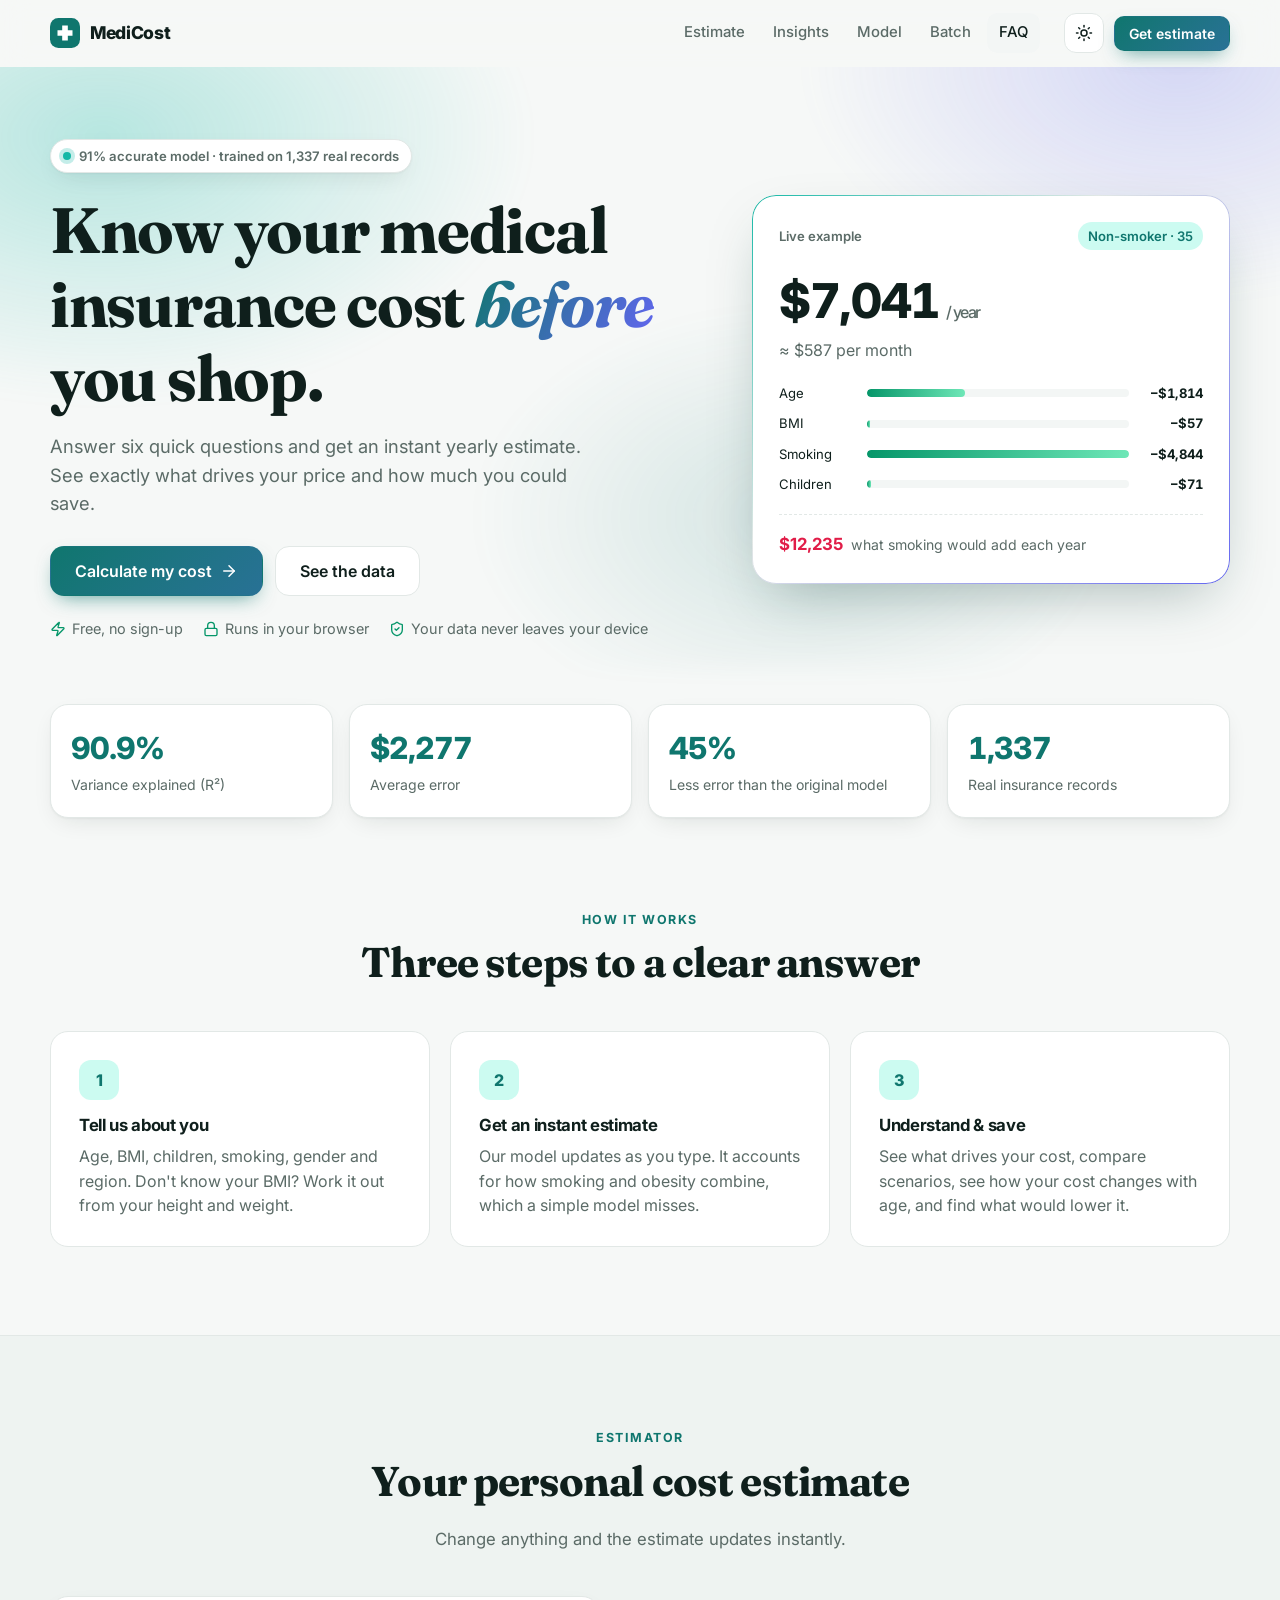
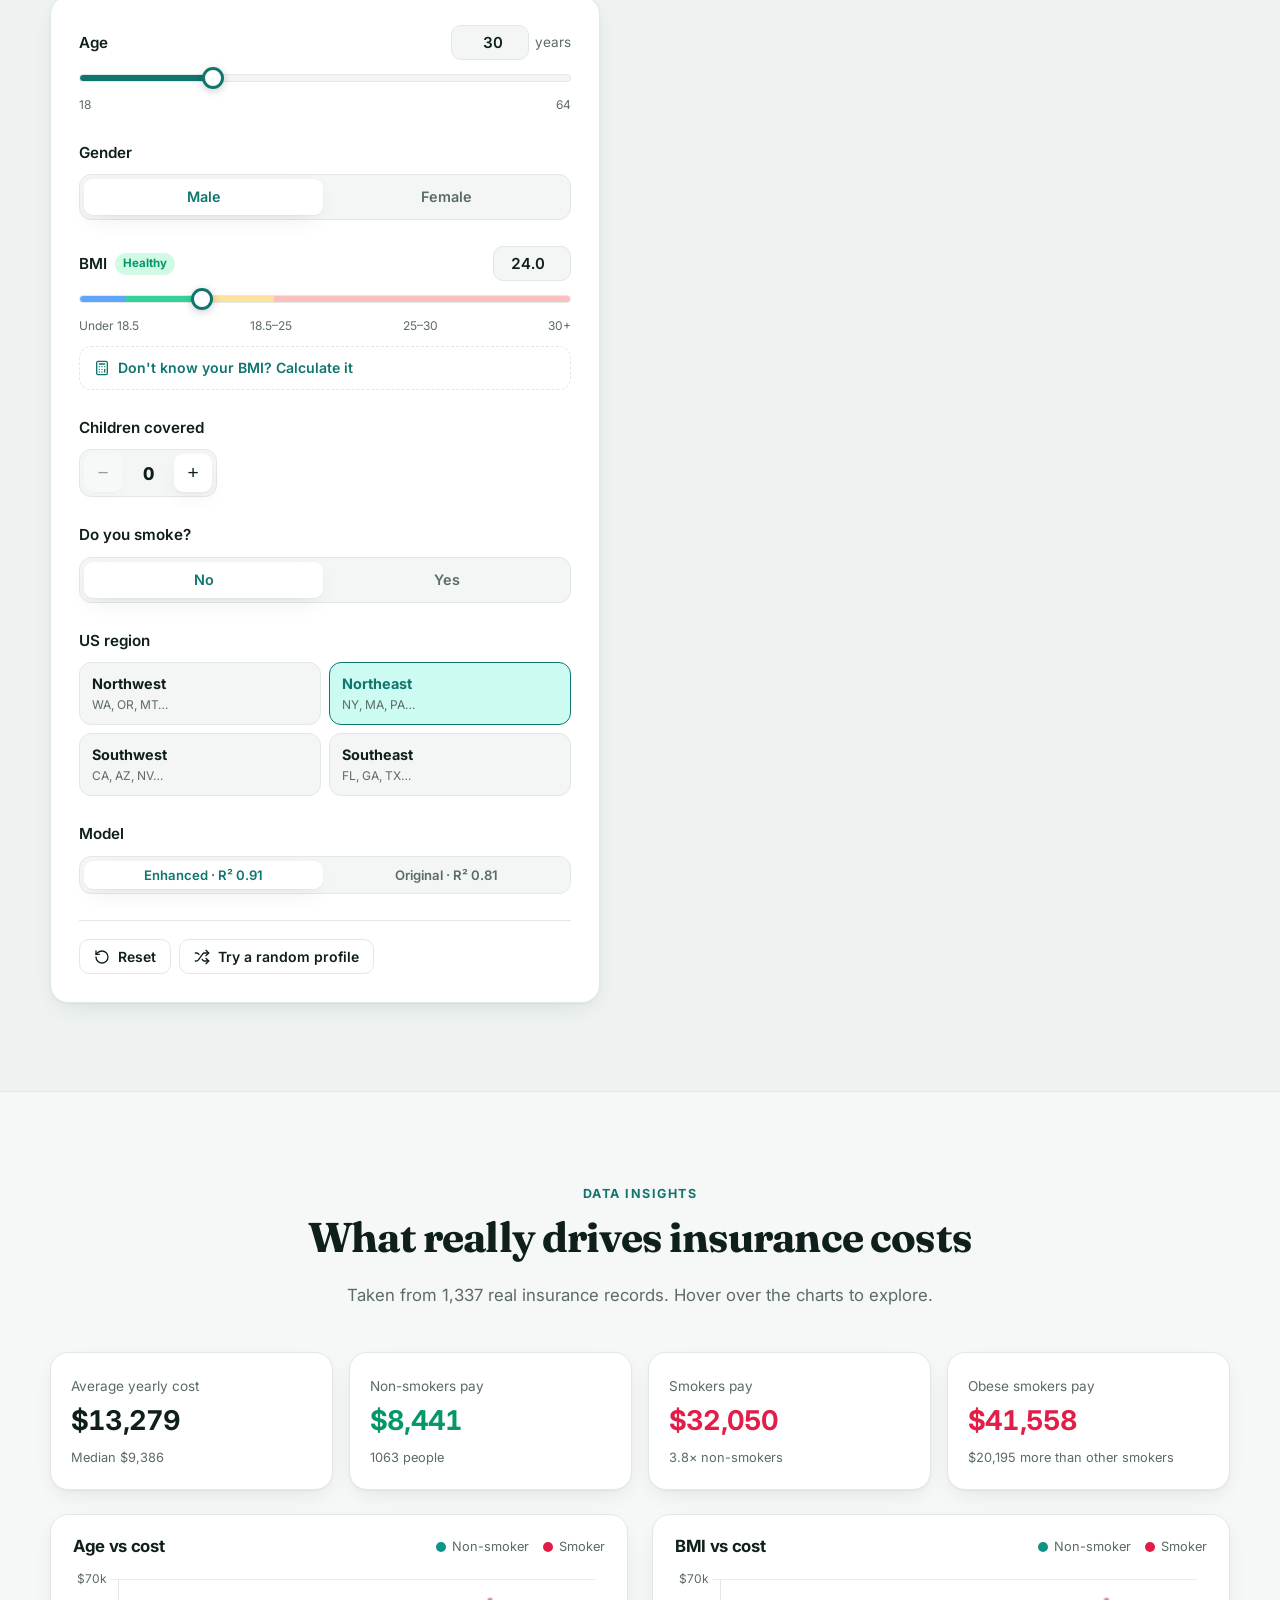
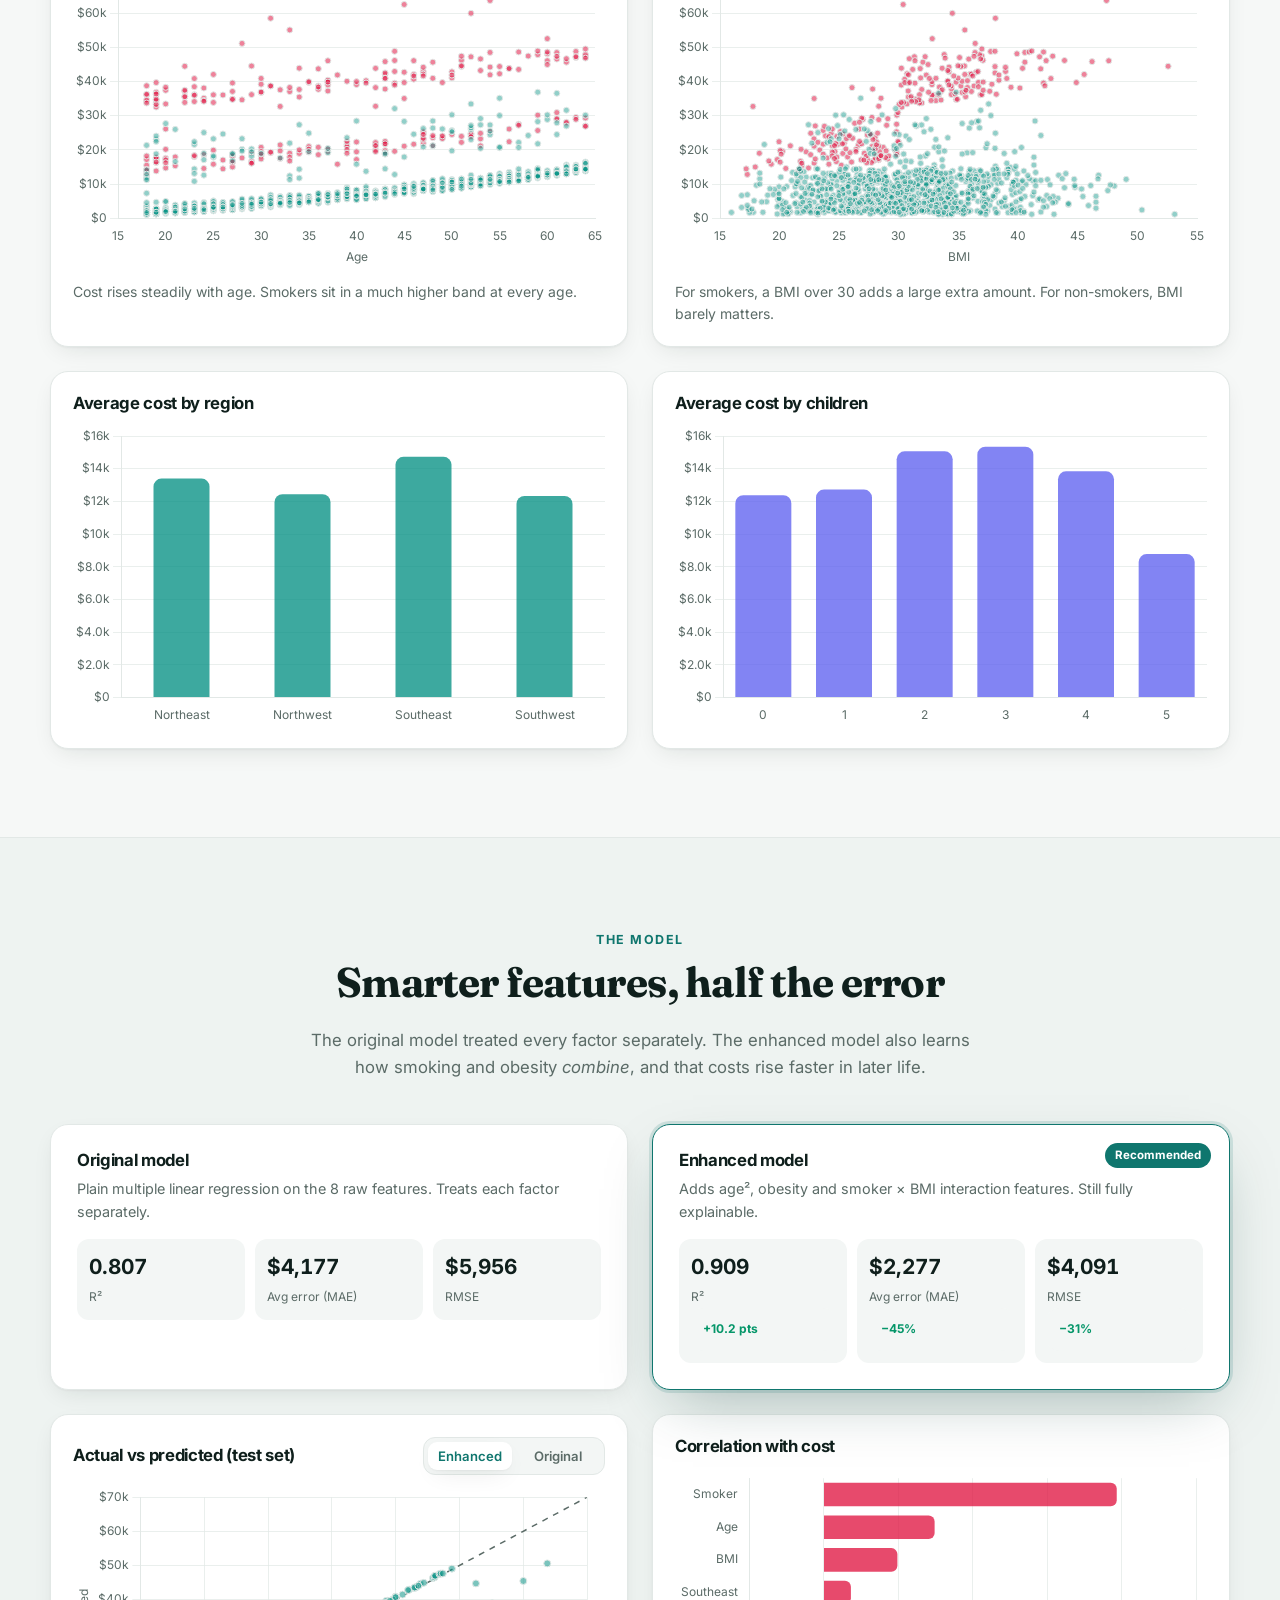
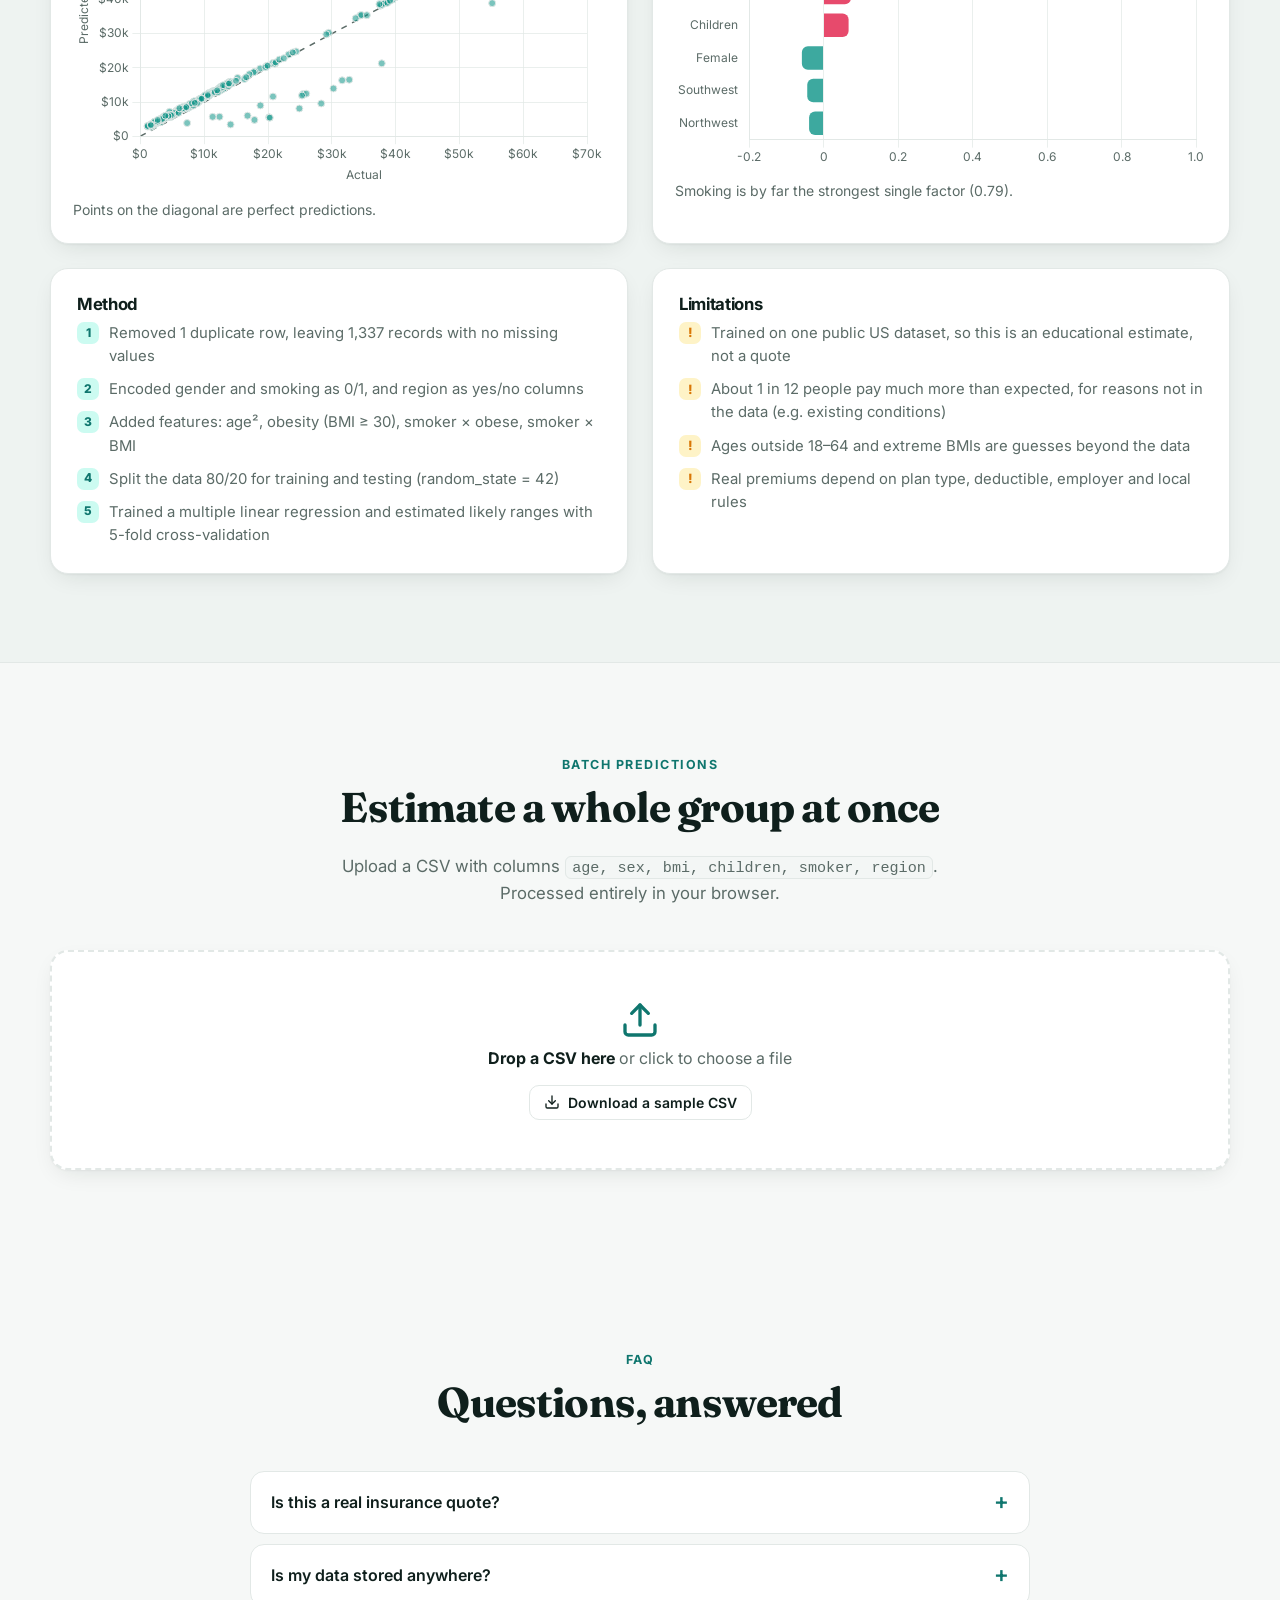
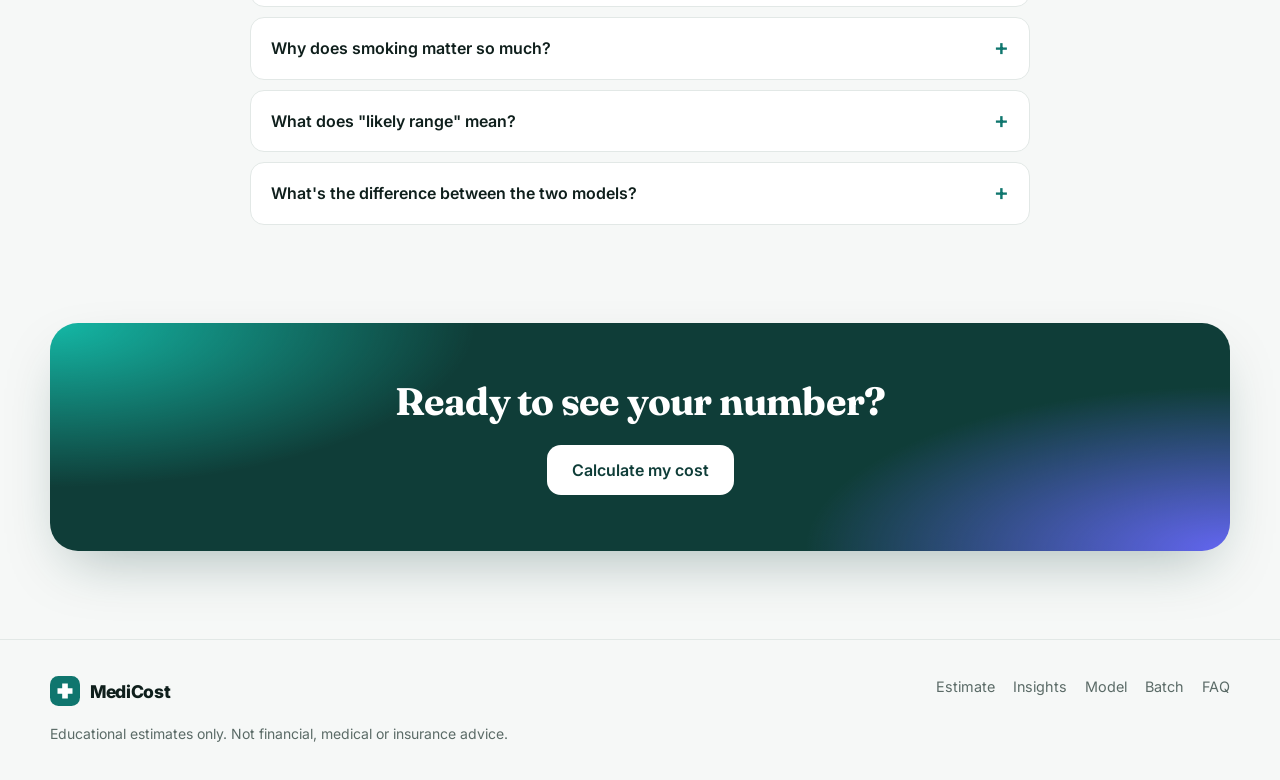
<file: index.html>
<!doctype html>
<html lang="en">
<head>
  <meta charset="utf-8" />
  <meta name="viewport" content="width=device-width, initial-scale=1" />
  <title>MediCost · Insurance Cost Predictor</title>
  <meta name="description" content="Estimate your yearly medical insurance cost in seconds, see what drives it, and find out how much you could save. Trained on 1,337 real records." />
  <meta name="theme-color" content="#0f766e" />
  <link rel="icon" href="favicon.svg" type="image/svg+xml" />
  <link rel="preconnect" href="https://fonts.googleapis.com" />
  <link rel="preconnect" href="https://fonts.gstatic.com" crossorigin />
  <link href="https://fonts.googleapis.com/css2?family=Inter:wght@400;500;600;700;800&family=Fraunces:opsz,wght@9..144,600;9..144,700&display=swap" rel="stylesheet" />
  <link rel="stylesheet" href="styles.css" />
  <script>
    try { const t = localStorage.getItem("mc-theme"); if (t) document.documentElement.dataset.theme = t; } catch (e) {}
  </script>
</head>
<body>
  <!-- Icons: Lucide v0.460.0 (https://lucide.dev), ISC license -->
  <svg width="0" height="0" style="position:absolute" aria-hidden="true">
    <symbol id="i-cigarette-off" viewBox="0 0 24 24"><path d="M12 12H3a1 1 0 0 0-1 1v2a1 1 0 0 0 1 1h13"/> <path d="M18 8c0-2.5-2-2.5-2-5"/> <path d="m2 2 20 20"/> <path d="M21 12a1 1 0 0 1 1 1v2a1 1 0 0 1-.5.866"/> <path d="M22 8c0-2.5-2-2.5-2-5"/> <path d="M7 12v4"/></symbol>
    <symbol id="i-cigarette" viewBox="0 0 24 24"><path d="M17 12H3a1 1 0 0 0-1 1v2a1 1 0 0 0 1 1h14"/> <path d="M18 8c0-2.5-2-2.5-2-5"/> <path d="M21 16a1 1 0 0 0 1-1v-2a1 1 0 0 0-1-1"/> <path d="M22 8c0-2.5-2-2.5-2-5"/> <path d="M7 12v4"/></symbol>
    <symbol id="i-activity" viewBox="0 0 24 24"><path d="M22 12h-2.48a2 2 0 0 0-1.93 1.46l-2.35 8.36a.25.25 0 0 1-.48 0L9.24 2.18a.25.25 0 0 0-.48 0l-2.35 8.36A2 2 0 0 1 4.49 12H2"/></symbol>
    <symbol id="i-salad" viewBox="0 0 24 24"><path d="M7 21h10"/> <path d="M12 21a9 9 0 0 0 9-9H3a9 9 0 0 0 9 9Z"/> <path d="M11.38 12a2.4 2.4 0 0 1-.4-4.77 2.4 2.4 0 0 1 3.2-2.77 2.4 2.4 0 0 1 3.47-.63 2.4 2.4 0 0 1 3.37 3.37 2.4 2.4 0 0 1-1.1 3.7 2.51 2.51 0 0 1 .03 1.1"/> <path d="m13 12 4-4"/> <path d="M10.9 7.25A3.99 3.99 0 0 0 4 10c0 .73.2 1.41.54 2"/></symbol>
    <symbol id="i-map-pin" viewBox="0 0 24 24"><path d="M20 10c0 4.993-5.539 10.193-7.399 11.799a1 1 0 0 1-1.202 0C9.539 20.193 4 14.993 4 10a8 8 0 0 1 16 0"/> <circle cx="12" cy="10" r="3"/></symbol>
    <symbol id="i-hourglass" viewBox="0 0 24 24"><path d="M5 22h14"/> <path d="M5 2h14"/> <path d="M17 22v-4.172a2 2 0 0 0-.586-1.414L12 12l-4.414 4.414A2 2 0 0 0 7 17.828V22"/> <path d="M7 2v4.172a2 2 0 0 0 .586 1.414L12 12l4.414-4.414A2 2 0 0 0 17 6.172V2"/></symbol>
    <symbol id="i-sparkles" viewBox="0 0 24 24"><path d="M9.937 15.5A2 2 0 0 0 8.5 14.063l-6.135-1.582a.5.5 0 0 1 0-.962L8.5 9.936A2 2 0 0 0 9.937 8.5l1.582-6.135a.5.5 0 0 1 .963 0L14.063 8.5A2 2 0 0 0 15.5 9.937l6.135 1.581a.5.5 0 0 1 0 .964L15.5 14.063a2 2 0 0 0-1.437 1.437l-1.582 6.135a.5.5 0 0 1-.963 0z"/> <path d="M20 3v4"/> <path d="M22 5h-4"/> <path d="M4 17v2"/> <path d="M5 18H3"/></symbol>
    <symbol id="i-sun" viewBox="0 0 24 24"><circle cx="12" cy="12" r="4"/> <path d="M12 2v2"/> <path d="M12 20v2"/> <path d="m4.93 4.93 1.41 1.41"/> <path d="m17.66 17.66 1.41 1.41"/> <path d="M2 12h2"/> <path d="M20 12h2"/> <path d="m6.34 17.66-1.41 1.41"/> <path d="m19.07 4.93-1.41 1.41"/></symbol>
    <symbol id="i-moon" viewBox="0 0 24 24"><path d="M12 3a6 6 0 0 0 9 9 9 9 0 1 1-9-9Z"/></symbol>
    <symbol id="i-check" viewBox="0 0 24 24"><path d="M20 6 9 17l-5-5"/></symbol>
    <symbol id="i-arrow-right" viewBox="0 0 24 24"><path d="M5 12h14"/> <path d="m12 5 7 7-7 7"/></symbol>
    <symbol id="i-plus" viewBox="0 0 24 24"><path d="M5 12h14"/> <path d="M12 5v14"/></symbol>
    <symbol id="i-link" viewBox="0 0 24 24"><path d="M10 13a5 5 0 0 0 7.54.54l3-3a5 5 0 0 0-7.07-7.07l-1.72 1.71"/> <path d="M14 11a5 5 0 0 0-7.54-.54l-3 3a5 5 0 0 0 7.07 7.07l1.71-1.71"/></symbol>
    <symbol id="i-printer" viewBox="0 0 24 24"><path d="M6 18H4a2 2 0 0 1-2-2v-5a2 2 0 0 1 2-2h16a2 2 0 0 1 2 2v5a2 2 0 0 1-2 2h-2"/> <path d="M6 9V3a1 1 0 0 1 1-1h10a1 1 0 0 1 1 1v6"/> <rect x="6" y="14" width="12" height="8" rx="1"/></symbol>
    <symbol id="i-upload" viewBox="0 0 24 24"><path d="M21 15v4a2 2 0 0 1-2 2H5a2 2 0 0 1-2-2v-4"/> <polyline points="17 8 12 3 7 8"/> <line x1="12" x2="12" y1="3" y2="15"/></symbol>
    <symbol id="i-download" viewBox="0 0 24 24"><path d="M21 15v4a2 2 0 0 1-2 2H5a2 2 0 0 1-2-2v-4"/> <polyline points="7 10 12 15 17 10"/> <line x1="12" x2="12" y1="15" y2="3"/></symbol>
    <symbol id="i-shuffle" viewBox="0 0 24 24"><path d="M2 18h1.4c1.3 0 2.5-.6 3.3-1.7l6.1-8.6c.7-1.1 2-1.7 3.3-1.7H22"/> <path d="m18 2 4 4-4 4"/> <path d="M2 6h1.9c1.5 0 2.9.9 3.6 2.2"/> <path d="M22 18h-5.9c-1.3 0-2.6-.7-3.3-1.8l-.5-.8"/> <path d="m18 14 4 4-4 4"/></symbol>
    <symbol id="i-rotate-ccw" viewBox="0 0 24 24"><path d="M3 12a9 9 0 1 0 9-9 9.75 9.75 0 0 0-6.74 2.74L3 8"/> <path d="M3 3v5h5"/></symbol>
    <symbol id="i-calculator" viewBox="0 0 24 24"><rect width="16" height="20" x="4" y="2" rx="2"/> <line x1="8" x2="16" y1="6" y2="6"/> <line x1="16" x2="16" y1="14" y2="18"/> <path d="M16 10h.01"/> <path d="M12 10h.01"/> <path d="M8 10h.01"/> <path d="M12 14h.01"/> <path d="M8 14h.01"/> <path d="M12 18h.01"/> <path d="M8 18h.01"/></symbol>
    <symbol id="i-x" viewBox="0 0 24 24"><path d="M18 6 6 18"/> <path d="m6 6 12 12"/></symbol>
    <symbol id="i-shield-check" viewBox="0 0 24 24"><path d="M20 13c0 5-3.5 7.5-7.66 8.95a1 1 0 0 1-.67-.01C7.5 20.5 4 18 4 13V6a1 1 0 0 1 1-1c2 0 4.5-1.2 6.24-2.72a1.17 1.17 0 0 1 1.52 0C14.51 3.81 17 5 19 5a1 1 0 0 1 1 1z"/> <path d="m9 12 2 2 4-4"/></symbol>
    <symbol id="i-lock" viewBox="0 0 24 24"><rect width="18" height="11" x="3" y="11" rx="2" ry="2"/> <path d="M7 11V7a5 5 0 0 1 10 0v4"/></symbol>
    <symbol id="i-zap" viewBox="0 0 24 24"><path d="M4 14a1 1 0 0 1-.78-1.63l9.9-10.2a.5.5 0 0 1 .86.46l-1.92 6.02A1 1 0 0 0 13 10h7a1 1 0 0 1 .78 1.63l-9.9 10.2a.5.5 0 0 1-.86-.46l1.92-6.02A1 1 0 0 0 11 14z"/></symbol>
  </svg>
  <a class="skip" href="#estimate">Skip to the estimator</a>

  <header class="nav" id="top">
    <div class="wrap nav-inner">
      <a class="brand" href="#top" aria-label="MediCost home">
        <span class="brand-mark" aria-hidden="true">
          <svg viewBox="0 0 32 32"><rect width="32" height="32" rx="9" fill="currentColor"/><path d="M13 8h6v5h5v6h-5v5h-6v-5H8v-6h5z" fill="#fff"/></svg>
        </span>
        MediCost
      </a>
      <nav class="nav-links" aria-label="Main">
        <a href="#estimate">Estimate</a>
        <a href="#insights">Insights</a>
        <a href="#model">Model</a>
        <a href="#batch">Batch</a>
        <a href="#faq">FAQ</a>
      </nav>
      <div class="nav-actions">
        <button class="icon-btn" id="themeToggle" aria-label="Toggle dark mode" title="Toggle theme">
          <svg class="i-sun" aria-hidden="true"><use href="#i-sun"/></svg>
          <svg class="i-moon" aria-hidden="true"><use href="#i-moon"/></svg>
        </button>
        <a class="btn btn-primary btn-sm" href="#estimate">Get estimate</a>
      </div>
    </div>
  </header>

  <main>
    <!-- HERO -->
    <section class="hero">
      <div class="hero-bg" aria-hidden="true"></div>
      <div class="wrap hero-grid">
        <div class="hero-copy reveal">
          <span class="pill"><span class="dot"></span> 91% accurate model · trained on 1,337 real records</span>
          <h1>Know your medical insurance cost <em>before</em> you shop.</h1>
          <p class="lead">Answer six quick questions and get an instant yearly estimate. See exactly what drives your price and how much you could save.</p>
          <div class="hero-ctas">
            <a class="btn btn-primary btn-lg" href="#estimate">Calculate my cost
              <svg aria-hidden="true"><use href="#i-arrow-right"/></svg></a>
            <a class="btn btn-ghost btn-lg" href="#insights">See the data</a>
          </div>
          <ul class="hero-trust">
            <li><svg aria-hidden="true"><use href="#i-zap"/></svg> Free, no sign-up</li>
            <li><svg aria-hidden="true"><use href="#i-lock"/></svg> Runs in your browser</li>
            <li><svg aria-hidden="true"><use href="#i-shield-check"/></svg> Your data never leaves your device</li>
          </ul>
        </div>

        <div class="hero-card reveal" aria-hidden="true">
          <div class="hc-head">
            <span>Live example</span><span class="hc-chip" id="heroChip">Non-smoker · 35</span>
          </div>
          <div class="hc-amount"><span id="heroAmount">$6,120</span><small>/ year</small></div>
          <div class="hc-sub" id="heroMonthly">≈ $510 per month</div>
          <div class="hc-bars" id="heroBars"></div>
          <div class="hc-foot">
            <div><b id="heroSave">$23,400</b><span>what smoking would add each year</span></div>
          </div>
        </div>
      </div>

      <div class="wrap stats reveal">
        <div class="stat"><b data-count="0.909" data-format="pct">0%</b><span>Variance explained (R²)</span></div>
        <div class="stat"><b data-count="2277" data-format="usd">$0</b><span>Average error</span></div>
        <div class="stat"><b data-count="45" data-format="pctint">0%</b><span>Less error than the original model</span></div>
        <div class="stat"><b data-count="1337" data-format="int">0</b><span>Real insurance records</span></div>
      </div>
    </section>

    <!-- HOW IT WORKS -->
    <section class="section how">
      <div class="wrap">
        <div class="section-head reveal">
          <span class="eyebrow">How it works</span>
          <h2>Three steps to a clear answer</h2>
        </div>
        <div class="steps">
          <article class="step reveal">
            <span class="step-n">1</span>
            <h3>Tell us about you</h3>
            <p>Age, BMI, children, smoking, gender and region. Don't know your BMI? Work it out from your height and weight.</p>
          </article>
          <article class="step reveal">
            <span class="step-n">2</span>
            <h3>Get an instant estimate</h3>
            <p>Our model updates as you type. It accounts for how smoking and obesity combine, which a simple model misses.</p>
          </article>
          <article class="step reveal">
            <span class="step-n">3</span>
            <h3>Understand &amp; save</h3>
            <p>See what drives your cost, compare scenarios, see how your cost changes with age, and find what would lower it.</p>
          </article>
        </div>
      </div>
    </section>

    <!-- ESTIMATOR -->
    <section class="section estimator" id="estimate">
      <div class="wrap">
        <div class="section-head reveal">
          <span class="eyebrow">Estimator</span>
          <h2>Your personal cost estimate</h2>
          <p>Change anything and the estimate updates instantly.</p>
        </div>

        <div class="est-grid">
          <form class="card form" id="form" autocomplete="off" onsubmit="return false">
            <div class="field">
              <div class="field-top">
                <label for="age">Age</label>
                <div class="num-wrap"><input type="number" id="ageNum" min="18" max="64" aria-label="Age in years" /><span>years</span></div>
              </div>
              <input type="range" id="age" min="18" max="64" step="1" />
              <div class="range-scale"><span>18</span><span>64</span></div>
            </div>

            <div class="field">
              <span class="label">Gender</span>
              <div class="seg" role="radiogroup" data-name="sex">
                <button type="button" role="radio" data-value="0">Male</button>
                <button type="button" role="radio" data-value="1">Female</button>
              </div>
            </div>

            <div class="field">
              <div class="field-top">
                <label for="bmi">BMI <span class="bmi-tag" id="bmiTag">Healthy</span></label>
                <div class="num-wrap"><input type="number" id="bmiNum" min="15" max="53" step="0.1" aria-label="BMI" /></div>
              </div>
              <input type="range" id="bmi" min="15" max="53" step="0.1" />
              <div class="bmi-bands" aria-hidden="true"><i></i><i></i><i></i><i></i></div>
              <div class="range-scale"><span>Under 18.5</span><span>18.5–25</span><span>25–30</span><span>30+</span></div>

              <details class="bmi-calc" id="bmiCalc">
                <summary><svg aria-hidden="true"><use href="#i-calculator"/></svg> Don't know your BMI? Calculate it</summary>
                <div class="seg seg-sm" data-name="units" role="radiogroup">
                  <button type="button" role="radio" data-value="metric">cm / kg</button>
                  <button type="button" role="radio" data-value="imperial">ft / lb</button>
                </div>
                <div class="calc-row" id="calcMetric">
                  <label>Height<input type="number" id="hCm" placeholder="170" min="120" max="230" /><span>cm</span></label>
                  <label>Weight<input type="number" id="wKg" placeholder="70" min="35" max="250" /><span>kg</span></label>
                </div>
                <div class="calc-row" id="calcImperial" hidden>
                  <label>Height<input type="number" id="hFt" placeholder="5" min="4" max="7" /><span>ft</span></label>
                  <label><input type="number" id="hIn" placeholder="8" min="0" max="11" /><span>in</span></label>
                  <label>Weight<input type="number" id="wLb" placeholder="154" min="80" max="550" /><span>lb</span></label>
                </div>
                <p class="calc-out" id="calcOut">Enter your height and weight to fill in your BMI.</p>
              </details>
            </div>

            <div class="field">
              <span class="label">Children covered</span>
              <div class="stepper">
                <button type="button" id="kidsMinus" aria-label="Fewer children">−</button>
                <output id="kidsOut">0</output>
                <button type="button" id="kidsPlus" aria-label="More children">+</button>
              </div>
            </div>

            <div class="field">
              <span class="label">Do you smoke?</span>
              <div class="seg seg-danger" role="radiogroup" data-name="smoker">
                <button type="button" role="radio" data-value="0">No</button>
                <button type="button" role="radio" data-value="1">Yes</button>
              </div>
            </div>

            <div class="field">
              <span class="label">US region</span>
              <div class="region-grid" role="radiogroup" data-name="region">
                <button type="button" role="radio" data-value="northwest"><b>Northwest</b><small>WA, OR, MT…</small></button>
                <button type="button" role="radio" data-value="northeast"><b>Northeast</b><small>NY, MA, PA…</small></button>
                <button type="button" role="radio" data-value="southwest"><b>Southwest</b><small>CA, AZ, NV…</small></button>
                <button type="button" role="radio" data-value="southeast"><b>Southeast</b><small>FL, GA, TX…</small></button>
              </div>
            </div>

            <div class="field">
              <span class="label">Model</span>
              <div class="seg seg-sm" role="radiogroup" data-name="model">
                <button type="button" role="radio" data-value="enhanced">Enhanced · R² 0.91</button>
                <button type="button" role="radio" data-value="baseline">Original · R² 0.81</button>
              </div>
            </div>

            <div class="form-foot">
              <button type="button" class="btn btn-ghost btn-sm" id="resetBtn"><svg aria-hidden="true"><use href="#i-rotate-ccw"/></svg> Reset</button>
              <button type="button" class="btn btn-ghost btn-sm" id="randomBtn"><svg aria-hidden="true"><use href="#i-shuffle"/></svg> Try a random profile</button>
            </div>
          </form>

          <div class="result-col">
            <div class="card result" id="result" aria-live="polite">
              <div class="res-head">
                <span class="res-label">Estimated yearly cost</span>
                <span class="tier" id="tier">Moderate</span>
              </div>
              <div class="res-amount" id="resAmount">$0</div>
              <div class="res-sub">
                <span id="resMonthly">≈ $0 / month</span>
                <span class="sep">·</span>
                <span id="resRange">likely $0 – $0</span>
              </div>

              <div class="compare">
                <div class="compare-top"><span>Compared with everyone in the data</span><b id="pctText">50th percentile</b></div>
                <div class="compare-track"><div class="compare-fill" id="pctFill"></div><span class="compare-avg" id="avgMarker" title="Average"></span></div>
                <div class="compare-legend"><span>$1k</span><span id="avgLabel">Avg $13.3k</span><span>$64k</span></div>
              </div>

              <div class="tabs" role="tablist">
                <button role="tab" aria-selected="true" data-tab="breakdown">Breakdown</button>
                <button role="tab" aria-selected="false" data-tab="save">Save money</button>
                <button role="tab" aria-selected="false" data-tab="age">By age</button>
                <button role="tab" aria-selected="false" data-tab="peers">People like you</button>
              </div>

              <div class="tab-panel" data-panel="breakdown">
                <p class="muted small">How each factor moves your cost compared with the average person (<b id="baseAvg">$13,279</b>).</p>
                <div class="waterfall" id="waterfall"></div>
              </div>
              <div class="tab-panel" data-panel="save" hidden>
                <div class="tips" id="tips"></div>
              </div>
              <div class="tab-panel" data-panel="age" hidden>
                <div class="chart-box sm"><canvas id="ageChart" aria-label="Estimated cost by age"></canvas></div>
              </div>
              <div class="tab-panel" data-panel="peers" hidden>
                <div id="peers"></div>
              </div>

              <div class="res-actions">
                <button class="btn btn-primary btn-sm" id="saveScenario">
                  <svg aria-hidden="true"><use href="#i-plus"/></svg> Save to compare</button>
                <button class="btn btn-ghost btn-sm" id="shareBtn">
                  <svg aria-hidden="true"><use href="#i-link"/></svg> Copy link</button>
                <button class="btn btn-ghost btn-sm" id="printBtn">
                  <svg aria-hidden="true"><use href="#i-printer"/></svg> Print report</button>
              </div>
            </div>
          </div>
        </div>

        <div class="card scenarios" id="scenarios" hidden>
          <div class="sc-head">
            <h3>Compare scenarios</h3>
            <button class="btn btn-ghost btn-sm" id="clearScenarios">Clear all</button>
          </div>
          <div class="table-wrap"><table id="scTable"></table></div>
        </div>
      </div>
    </section>

    <!-- INSIGHTS -->
    <section class="section insights" id="insights">
      <div class="wrap">
        <div class="section-head reveal">
          <span class="eyebrow">Data insights</span>
          <h2>What really drives insurance costs</h2>
          <p>Taken from 1,337 real insurance records. Hover over the charts to explore.</p>
        </div>

        <div class="kpis" id="kpis"></div>

        <div class="chart-grid">
          <div class="card chart-card reveal">
            <div class="cc-head"><h3>Age vs cost</h3><span class="legend"><i class="lg-a"></i>Non-smoker <i class="lg-b"></i>Smoker</span></div>
            <div class="chart-box"><canvas id="ageScatter"></canvas></div>
            <p class="muted small">Cost rises steadily with age. Smokers sit in a much higher band at every age.</p>
          </div>
          <div class="card chart-card reveal">
            <div class="cc-head"><h3>BMI vs cost</h3><span class="legend"><i class="lg-a"></i>Non-smoker <i class="lg-b"></i>Smoker</span></div>
            <div class="chart-box"><canvas id="bmiScatter"></canvas></div>
            <p class="muted small">For smokers, a BMI over 30 adds a large extra amount. For non-smokers, BMI barely matters.</p>
          </div>
          <div class="card chart-card reveal">
            <div class="cc-head"><h3>Average cost by region</h3></div>
            <div class="chart-box"><canvas id="regionBar"></canvas></div>
          </div>
          <div class="card chart-card reveal">
            <div class="cc-head"><h3>Average cost by children</h3></div>
            <div class="chart-box"><canvas id="kidsBar"></canvas></div>
          </div>
        </div>
      </div>
    </section>

    <!-- MODEL -->
    <section class="section model" id="model">
      <div class="wrap">
        <div class="section-head reveal">
          <span class="eyebrow">The model</span>
          <h2>Smarter features, half the error</h2>
          <p>The original model treated every factor separately. The enhanced model also learns how smoking and obesity <em>combine</em>, and that costs rise faster in later life.</p>
        </div>

        <div class="model-grid">
          <div class="card model-card reveal" id="mcBaseline"></div>
          <div class="card model-card featured reveal" id="mcEnhanced"></div>
        </div>

        <div class="chart-grid">
          <div class="card chart-card reveal">
            <div class="cc-head">
              <h3>Actual vs predicted (test set)</h3>
              <div class="seg seg-sm" role="radiogroup" data-name="avp">
                <button type="button" role="radio" data-value="enhanced" aria-checked="true">Enhanced</button>
                <button type="button" role="radio" data-value="baseline">Original</button>
              </div>
            </div>
            <div class="chart-box"><canvas id="avpChart"></canvas></div>
            <p class="muted small">Points on the diagonal are perfect predictions.</p>
          </div>
          <div class="card chart-card reveal">
            <div class="cc-head"><h3>Correlation with cost</h3></div>
            <div class="chart-box"><canvas id="corrChart"></canvas></div>
            <p class="muted small">Smoking is by far the strongest single factor (0.79).</p>
          </div>
        </div>

        <div class="method reveal">
          <div class="card">
            <h3>Method</h3>
            <ol class="checklist">
              <li>Removed 1 duplicate row, leaving 1,337 records with no missing values</li>
              <li>Encoded gender and smoking as 0/1, and region as yes/no columns</li>
              <li>Added features: age², obesity (BMI ≥ 30), smoker × obese, smoker × BMI</li>
              <li>Split the data 80/20 for training and testing (random_state = 42)</li>
              <li>Trained a multiple linear regression and estimated likely ranges with 5-fold cross-validation</li>
            </ol>
          </div>
          <div class="card">
            <h3>Limitations</h3>
            <ul class="checklist warn">
              <li>Trained on one public US dataset, so this is an educational estimate, not a quote</li>
              <li>About 1 in 12 people pay much more than expected, for reasons not in the data (e.g. existing conditions)</li>
              <li>Ages outside 18–64 and extreme BMIs are guesses beyond the data</li>
              <li>Real premiums depend on plan type, deductible, employer and local rules</li>
            </ul>
          </div>
        </div>
      </div>
    </section>

    <!-- BATCH -->
    <section class="section batch" id="batch">
      <div class="wrap">
        <div class="section-head reveal">
          <span class="eyebrow">Batch predictions</span>
          <h2>Estimate a whole group at once</h2>
          <p>Upload a CSV with columns <code>age, sex, bmi, children, smoker, region</code>. Processed entirely in your browser.</p>
        </div>
        <div class="card dropzone reveal" id="dropzone" tabindex="0" role="button" aria-label="Upload a CSV file">
          <input type="file" id="csvInput" accept=".csv,text/csv" hidden />
          <svg aria-hidden="true"><use href="#i-upload"/></svg>
          <p><b>Drop a CSV here</b> or click to choose a file</p>
          <button type="button" class="btn btn-ghost btn-sm" id="sampleCsv"><svg aria-hidden="true"><use href="#i-download"/></svg> Download a sample CSV</button>
        </div>
        <div class="card batch-out" id="batchOut" hidden>
          <div class="sc-head">
            <h3 id="batchTitle">Results</h3>
            <button class="btn btn-primary btn-sm" id="downloadCsv"><svg aria-hidden="true"><use href="#i-download"/></svg> Download results</button>
          </div>
          <div class="table-wrap"><table id="batchTable"></table></div>
        </div>
      </div>
    </section>

    <!-- FAQ -->
    <section class="section faq" id="faq">
      <div class="wrap narrow">
        <div class="section-head reveal">
          <span class="eyebrow">FAQ</span>
          <h2>Questions, answered</h2>
        </div>
        <details class="qa reveal"><summary>Is this a real insurance quote?</summary><p>No. It's an educational estimate from a statistical model trained on a public US dataset. Use it to understand cost drivers and compare scenarios, then get real quotes from insurers.</p></details>
        <details class="qa reveal"><summary>Is my data stored anywhere?</summary><p>No. The model runs entirely in your browser. Nothing you enter is sent to a server. Saved scenarios are kept only on your device.</p></details>
        <details class="qa reveal"><summary>Why does smoking matter so much?</summary><p>In the data, smokers pay about 3.8× more than non-smokers on average. For smokers with a BMI of 30 or more, the extra cost roughly doubles again. The enhanced model captures this combination.</p></details>
        <details class="qa reveal"><summary>What does "likely range" mean?</summary><p>It's where most people with a similar profile landed, based on how far off the model's cross-validated predictions were. A small share of people pay much more for reasons not in the data.</p></details>
        <details class="qa reveal"><summary>What's the difference between the two models?</summary><p>The original is a plain linear regression (R² 0.81). The enhanced model adds age², an obesity flag and smoker interactions, which lifts R² to 0.91 and cuts the average error from $4,177 to $2,277.</p></details>
      </div>
    </section>

    <section class="cta-band">
      <div class="wrap cta-inner reveal">
        <h2>Ready to see your number?</h2>
        <a class="btn btn-light btn-lg" href="#estimate">Calculate my cost</a>
      </div>
    </section>
  </main>

  <footer class="footer">
    <div class="wrap footer-inner">
      <div>
        <a class="brand" href="#top">
          <span class="brand-mark" aria-hidden="true"><svg viewBox="0 0 32 32"><rect width="32" height="32" rx="9" fill="currentColor"/><path d="M13 8h6v5h5v6h-5v5h-6v-5H8v-6h5z" fill="#fff"/></svg></span>
          MediCost
        </a>
        <p class="muted small">Educational estimates only. Not financial, medical or insurance advice.</p>
      </div>
      <nav class="footer-links" aria-label="Footer">
        <a href="#estimate">Estimate</a><a href="#insights">Insights</a><a href="#model">Model</a><a href="#batch">Batch</a><a href="#faq">FAQ</a>
      </nav>
    </div>
  </footer>

  <div class="toast" id="toast" role="status" aria-live="polite"></div>

  <script src="vendor/chart.umd.min.js"></script>
  <script src="app.js"></script>
</body>
</html>
</file>
<file: styles.css>
:root {
  --bg: #f6f8f7;
  --bg-2: #eef3f1;
  --surface: #ffffff;
  --surface-2: #f3f6f5;
  --text: #0f1f1c;
  --muted: #5b6b67;
  --line: #e2e8e6;
  --brand: #0f766e;
  --brand-2: #14b8a6;
  --brand-soft: #ccfbf1;
  --accent: #6366f1;
  --danger: #e11d48;
  --danger-soft: #ffe4e6;
  --good: #059669;
  --good-soft: #d1fae5;
  --warn: #d97706;
  --warn-soft: #fef3c7;
  --chart-a: #0d9488;
  --chart-b: #e11d48;
  --shadow: 0 1px 2px rgba(15, 31, 28, .04), 0 8px 24px -8px rgba(15, 31, 28, .12);
  --shadow-lg: 0 24px 60px -20px rgba(15, 60, 55, .35);
  --radius: 18px;
  --font: "Inter", system-ui, -apple-system, "Segoe UI", sans-serif;
  --display: "Fraunces", Georgia, serif;
  color-scheme: light;
}

@media (prefers-color-scheme: dark) {
  :root:not([data-theme="light"]) {
    --bg: #0b1211; --bg-2: #0f1817; --surface: #121c1b; --surface-2: #182423;
    --text: #e8f0ee; --muted: #93a5a1; --line: #23312f;
    --brand: #2dd4bf; --brand-2: #5eead4; --brand-soft: #123c37;
    --danger: #fb7185; --danger-soft: #3b1620; --good: #34d399; --good-soft: #0f3326;
    --warn: #fbbf24; --warn-soft: #3a2c0c; --chart-a: #2dd4bf; --chart-b: #fb7185;
    --shadow: 0 1px 2px rgba(0,0,0,.3), 0 8px 24px -8px rgba(0,0,0,.5);
    --shadow-lg: 0 24px 60px -20px rgba(0,0,0,.7);
    color-scheme: dark;
  }
}
:root[data-theme="dark"] {
  --bg: #0b1211; --bg-2: #0f1817; --surface: #121c1b; --surface-2: #182423;
  --text: #e8f0ee; --muted: #93a5a1; --line: #23312f;
  --brand: #2dd4bf; --brand-2: #5eead4; --brand-soft: #123c37;
  --danger: #fb7185; --danger-soft: #3b1620; --good: #34d399; --good-soft: #0f3326;
  --warn: #fbbf24; --warn-soft: #3a2c0c; --chart-a: #2dd4bf; --chart-b: #fb7185;
  --shadow: 0 1px 2px rgba(0,0,0,.3), 0 8px 24px -8px rgba(0,0,0,.5);
  --shadow-lg: 0 24px 60px -20px rgba(0,0,0,.7);
  color-scheme: dark;
}

* { box-sizing: border-box; }
html { scroll-behavior: smooth; scroll-padding-top: 80px; }
body {
  margin: 0; background: var(--bg); color: var(--text); font-family: var(--font);
  font-size: 16px; line-height: 1.55; -webkit-font-smoothing: antialiased; overflow-x: hidden;
}
h1, h2, h3 { line-height: 1.15; margin: 0 0 .5em; letter-spacing: -.02em; }
h1, h2 { font-family: var(--display); font-weight: 700; }
h3 { font-size: 1.05rem; font-weight: 700; }
p { margin: 0 0 1em; }
a { color: inherit; }
code { background: var(--surface-2); border: 1px solid var(--line); padding: .1em .4em; border-radius: 6px; font-size: .9em; }
svg { width: 18px; height: 18px; fill: none; stroke: currentColor; stroke-width: 2; stroke-linecap: round; stroke-linejoin: round; flex: none; }
.muted { color: var(--muted); }
.small { font-size: .875rem; }
.wrap { width: min(1180px, 100% - 32px); margin-inline: auto; }
.wrap.narrow { width: min(780px, 100% - 32px); }
.skip { position: absolute; left: -999px; top: 8px; background: var(--brand); color: #fff; padding: 8px 12px; border-radius: 8px; z-index: 100; }
.skip:focus { left: 8px; }
:focus-visible { outline: 2px solid var(--brand); outline-offset: 2px; }

/* Buttons */
.btn {
  display: inline-flex; align-items: center; justify-content: center; gap: 8px; border: 1px solid transparent;
  border-radius: 12px; padding: 10px 18px; font: 600 .95rem var(--font); cursor: pointer; text-decoration: none;
  transition: transform .15s, box-shadow .2s, background .2s, border-color .2s; white-space: nowrap;
}
.btn:active { transform: translateY(1px); }
.btn svg { width: 16px; height: 16px; }
.btn-lg svg { width: 18px; height: 18px; }
.icon-btn svg { width: 18px; height: 18px; }
.btn-sm { padding: 8px 14px; font-size: .875rem; border-radius: 10px; }
.btn-lg { padding: 14px 24px; font-size: 1rem; border-radius: 14px; }
.btn-primary { background: linear-gradient(135deg, var(--brand), color-mix(in srgb, var(--brand) 70%, var(--accent))); color: #fff; box-shadow: 0 8px 20px -8px color-mix(in srgb, var(--brand) 70%, transparent); }
:root[data-theme="dark"] .btn-primary { color: #04201d; }
@media (prefers-color-scheme: dark) { :root:not([data-theme="light"]) .btn-primary { color: #04201d; } }
.btn-primary:hover { transform: translateY(-1px); box-shadow: 0 12px 28px -10px color-mix(in srgb, var(--brand) 80%, transparent); }
.btn-ghost { background: var(--surface); border-color: var(--line); color: var(--text); }
.btn-ghost:hover { border-color: var(--brand); color: var(--brand); }
.btn-light { background: #fff; color: #0f3d38; }
.btn-light:hover { transform: translateY(-1px); }
.icon-btn { width: 40px; height: 40px; display: grid; place-items: center; border-radius: 12px; border: 1px solid var(--line); background: var(--surface); color: var(--text); cursor: pointer; }
.icon-btn:hover { border-color: var(--brand); color: var(--brand); }
.i-moon { display: none; }
:root[data-theme="dark"] .i-sun { display: none; }
:root[data-theme="dark"] .i-moon { display: block; }
@media (prefers-color-scheme: dark) {
  :root:not([data-theme="light"]) .i-sun { display: none; }
  :root:not([data-theme="light"]) .i-moon { display: block; }
}

/* Nav */
.nav { position: sticky; top: 0; z-index: 50; backdrop-filter: saturate(1.6) blur(14px); background: color-mix(in srgb, var(--bg) 78%, transparent); border-bottom: 1px solid transparent; transition: border-color .2s; }
.nav.scrolled { border-bottom-color: var(--line); }
.nav-inner { display: flex; align-items: center; gap: 24px; height: 66px; }
.brand { display: inline-flex; align-items: center; gap: 10px; font-weight: 800; font-size: 1.1rem; text-decoration: none; letter-spacing: -.02em; }
.brand-mark { color: var(--brand); display: inline-flex; }
.brand-mark svg { width: 30px; height: 30px; stroke: none; }
.nav-links { display: flex; gap: 4px; margin-left: auto; }
.nav-links a { text-decoration: none; color: var(--muted); font-weight: 500; font-size: .93rem; padding: 8px 12px; border-radius: 10px; transition: color .2s, background .2s; }
.nav-links a:hover, .nav-links a.active { color: var(--text); background: var(--surface-2); }
.nav-actions { display: flex; align-items: center; gap: 10px; }
@media (max-width: 860px) { .nav-links { display: none; } .nav-actions { margin-left: auto; } }

/* Hero */
.hero { position: relative; padding: 72px 0 40px; overflow: hidden; }
.hero-bg {
  position: absolute; inset: -20% -10% auto; height: 760px; z-index: -1; pointer-events: none;
  background:
    radial-gradient(40% 50% at 15% 30%, color-mix(in srgb, var(--brand-2) 28%, transparent), transparent 70%),
    radial-gradient(35% 45% at 85% 20%, color-mix(in srgb, var(--accent) 22%, transparent), transparent 70%),
    radial-gradient(30% 40% at 60% 80%, color-mix(in srgb, var(--brand) 14%, transparent), transparent 70%);
  filter: blur(10px); animation: drift 18s ease-in-out infinite alternate;
}
@keyframes drift { to { transform: translate3d(2%, 3%, 0) scale(1.05); } }
.hero-grid { display: grid; grid-template-columns: 1.15fr .85fr; gap: 56px; align-items: center; }
.pill { display: inline-flex; align-items: center; gap: 8px; padding: 6px 12px; border-radius: 999px; background: var(--surface); border: 1px solid var(--line); font-size: .82rem; font-weight: 600; color: var(--muted); box-shadow: var(--shadow); }
.pill .dot { width: 8px; height: 8px; border-radius: 50%; background: var(--brand-2); box-shadow: 0 0 0 4px color-mix(in srgb, var(--brand-2) 25%, transparent); animation: pulse 2s infinite; }
@keyframes pulse { 50% { box-shadow: 0 0 0 7px color-mix(in srgb, var(--brand-2) 0%, transparent); } }
.hero h1 { font-size: clamp(2.3rem, 5.4vw, 4rem); margin: 20px 0 18px; }
.hero h1 em { font-style: italic; background: linear-gradient(120deg, var(--brand), var(--accent)); -webkit-background-clip: text; background-clip: text; color: transparent; }
.lead { font-size: 1.15rem; color: var(--muted); max-width: 560px; }
.hero-ctas { display: flex; gap: 12px; flex-wrap: wrap; margin: 28px 0 22px; }
.hero-ctas svg { transition: transform .2s; }
.hero-ctas .btn:hover svg { transform: translateX(3px); }
.hero-trust { list-style: none; padding: 0; margin: 0; display: flex; flex-wrap: wrap; gap: 8px 20px; color: var(--muted); font-size: .9rem; }
.hero-trust li { display: inline-flex; align-items: center; gap: 6px; }
.hero-trust svg { color: var(--good); width: 16px; height: 16px; }

.hero-card { background: var(--surface); border: 1px solid var(--line); border-radius: 24px; padding: 26px; box-shadow: var(--shadow-lg); position: relative; transform: rotate(1.2deg); }
.hero-card::before { content: ""; position: absolute; inset: -1px; border-radius: 24px; padding: 1px; background: linear-gradient(135deg, var(--brand-2), transparent 40%, var(--accent)); -webkit-mask: linear-gradient(#000 0 0) content-box, linear-gradient(#000 0 0); -webkit-mask-composite: xor; mask-composite: exclude; pointer-events: none; }
.hc-head { display: flex; justify-content: space-between; align-items: center; font-size: .82rem; color: var(--muted); font-weight: 600; }
.hc-chip { background: var(--brand-soft); color: var(--brand); padding: 4px 10px; border-radius: 999px; transition: opacity .3s; }
.hc-amount { font-size: 3rem; font-weight: 800; letter-spacing: -.03em; margin-top: 14px; font-variant-numeric: tabular-nums; }
.hc-amount small { font-size: 1rem; color: var(--muted); font-weight: 500; margin-left: 6px; }
.hc-sub { color: var(--muted); margin-bottom: 20px; }
.hc-bars { display: grid; gap: 10px; }
.hc-bar { display: grid; grid-template-columns: 78px 1fr 64px; gap: 10px; align-items: center; font-size: .82rem; }
.hc-bar .t { height: 8px; background: var(--surface-2); border-radius: 99px; overflow: hidden; }
.hc-bar .f { height: 100%; border-radius: 99px; background: linear-gradient(90deg, var(--brand), var(--brand-2)); transition: width .8s cubic-bezier(.2,.8,.2,1); }
.hc-bar .f.neg { background: linear-gradient(90deg, var(--good), #6ee7b7); }
.hc-bar .f.hi { background: linear-gradient(90deg, var(--danger), #fda4af); }
.hc-bar b { text-align: right; font-variant-numeric: tabular-nums; }
.hc-foot { margin-top: 20px; padding-top: 16px; border-top: 1px dashed var(--line); }
.hc-foot div { display: flex; align-items: baseline; gap: 8px; font-size: .88rem; color: var(--muted); }
.hc-foot b { color: var(--danger); font-size: 1.05rem; }

.stats { display: grid; grid-template-columns: repeat(4, 1fr); gap: 16px; margin-top: 64px; }
.stat { background: var(--surface); border: 1px solid var(--line); border-radius: var(--radius); padding: 20px; box-shadow: var(--shadow); }
.stat b { display: block; font-size: 1.9rem; font-weight: 800; letter-spacing: -.03em; color: var(--brand); font-variant-numeric: tabular-nums; }
.stat span { color: var(--muted); font-size: .88rem; }
@media (max-width: 920px) {
  .hero-grid { grid-template-columns: 1fr; gap: 40px; }
  .hero-card { transform: none; }
  .stats { grid-template-columns: repeat(2, 1fr); }
}

/* Sections */
.section { padding: 88px 0; }
.section-head { text-align: center; max-width: 680px; margin: 0 auto 44px; }
.section-head h2 { font-size: clamp(1.8rem, 3.6vw, 2.6rem); }
.section-head p { color: var(--muted); font-size: 1.05rem; }
.eyebrow { display: inline-block; font-size: .78rem; font-weight: 700; letter-spacing: .12em; text-transform: uppercase; color: var(--brand); margin-bottom: 10px; }
.card { background: var(--surface); border: 1px solid var(--line); border-radius: var(--radius); box-shadow: var(--shadow); }

.how { padding-top: 48px; }
.steps { display: grid; grid-template-columns: repeat(3, 1fr); gap: 20px; }
.step { background: var(--surface); border: 1px solid var(--line); border-radius: var(--radius); padding: 28px; position: relative; transition: transform .25s, box-shadow .25s; }
.step:hover { transform: translateY(-4px); box-shadow: var(--shadow-lg); }
.step-n { display: grid; place-items: center; width: 40px; height: 40px; border-radius: 12px; background: var(--brand-soft); color: var(--brand); font-weight: 800; margin-bottom: 16px; }
.step p { color: var(--muted); margin: 0; }
@media (max-width: 820px) { .steps { grid-template-columns: 1fr; } }

/* Estimator */
.estimator { background: var(--bg-2); border-block: 1px solid var(--line); }
.est-grid { display: grid; grid-template-columns: minmax(0, 1fr) minmax(0, 1.1fr); gap: 24px; align-items: start; }
@media (max-width: 960px) { .est-grid { grid-template-columns: 1fr; } }
.form { padding: 28px; display: grid; grid-template-columns: minmax(0, 1fr); gap: 26px; min-width: 0; }
.est-grid > * { min-width: 0; }
.field { display: grid; gap: 10px; }
.field-top { display: flex; justify-content: space-between; align-items: center; gap: 12px; }
.field label, .label { font-weight: 600; font-size: .95rem; display: inline-flex; align-items: center; gap: 8px; }
.num-wrap { display: inline-flex; align-items: center; gap: 6px; color: var(--muted); font-size: .85rem; }
.num-wrap input, .calc-row input {
  width: 78px; padding: 7px 10px; border-radius: 10px; border: 1px solid var(--line); background: var(--surface-2);
  color: var(--text); font: 600 .95rem var(--font); text-align: right; font-variant-numeric: tabular-nums;
}
.num-wrap input:focus, .calc-row input:focus { outline: none; border-color: var(--brand); box-shadow: 0 0 0 3px color-mix(in srgb, var(--brand) 20%, transparent); }

input[type="range"] { -webkit-appearance: none; appearance: none; width: 100%; height: 8px; border-radius: 99px; background: linear-gradient(90deg, var(--brand) var(--p, 50%), var(--surface-2) var(--p, 50%)); border: 1px solid var(--line); cursor: pointer; margin: 4px 0; }
input[type="range"]::-webkit-slider-thumb { -webkit-appearance: none; width: 22px; height: 22px; border-radius: 50%; background: #fff; border: 3px solid var(--brand); box-shadow: 0 2px 8px rgba(0,0,0,.2); transition: transform .15s; }
input[type="range"]::-webkit-slider-thumb:hover { transform: scale(1.15); }
input[type="range"]::-moz-range-thumb { width: 18px; height: 18px; border-radius: 50%; background: #fff; border: 3px solid var(--brand); }
.range-scale { display: flex; justify-content: space-between; font-size: .75rem; color: var(--muted); }
#bmi { background: linear-gradient(90deg, transparent var(--p, 50%), color-mix(in srgb, var(--surface) 55%, transparent) var(--p, 50%)), linear-gradient(90deg, #60a5fa 0 9.2%, #34d399 9.2% 26.3%, #fbbf24 26.3% 39.5%, #f87171 39.5%); }
.bmi-bands { display: none; }
.bmi-tag { font-size: .72rem; padding: 2px 8px; border-radius: 99px; font-weight: 700; background: var(--good-soft); color: var(--good); }
.bmi-tag.under { background: #dbeafe; color: #1d4ed8; }
.bmi-tag.over { background: var(--warn-soft); color: var(--warn); }
.bmi-tag.obese { background: var(--danger-soft); color: var(--danger); }

.seg { display: grid; grid-auto-flow: column; grid-auto-columns: minmax(0, 1fr); gap: 4px; padding: 4px; background: var(--surface-2); border: 1px solid var(--line); border-radius: 12px; }
.seg button { border: 0; background: transparent; color: var(--muted); padding: 9px 10px; border-radius: 9px; font: 600 .9rem var(--font); cursor: pointer; line-height: 1.25; transition: background .2s, color .2s, box-shadow .2s; }
.seg button:hover { color: var(--text); }
.seg button[aria-checked="true"] { background: var(--surface); color: var(--brand); box-shadow: var(--shadow); }
.seg-danger button[data-value="1"][aria-checked="true"] { color: var(--danger); background: var(--danger-soft); }
.seg-sm button { padding: 6px 10px; font-size: .82rem; }
.cc-head .seg { width: auto; }

.stepper { display: inline-flex; align-items: center; gap: 4px; padding: 4px; border: 1px solid var(--line); border-radius: 12px; background: var(--surface-2); width: max-content; }
.stepper button { width: 38px; height: 38px; border: 0; border-radius: 9px; background: var(--surface); color: var(--text); font-size: 1.2rem; cursor: pointer; box-shadow: var(--shadow); }
.stepper button:disabled { opacity: .4; cursor: not-allowed; }
.stepper output { min-width: 44px; text-align: center; font-weight: 800; font-size: 1.1rem; font-variant-numeric: tabular-nums; }

.region-grid { display: grid; grid-template-columns: 1fr 1fr; gap: 8px; }
.region-grid button { text-align: left; border: 1px solid var(--line); background: var(--surface-2); border-radius: 12px; padding: 10px 12px; cursor: pointer; color: var(--text); font: inherit; display: grid; transition: border-color .2s, background .2s; }
.region-grid button b { font-size: .9rem; }
.region-grid button small { color: var(--muted); font-size: .75rem; }
.region-grid button[aria-checked="true"] { border-color: var(--brand); background: var(--brand-soft); }
.region-grid button[aria-checked="true"] b { color: var(--brand); }

.bmi-calc { border: 1px dashed var(--line); border-radius: 12px; padding: 10px 14px; }
.bmi-calc summary { cursor: pointer; color: var(--brand); font-weight: 600; font-size: .88rem; display: flex; align-items: center; gap: 8px; list-style: none; }
.bmi-calc summary::-webkit-details-marker { display: none; }
.bmi-calc summary svg { width: 16px; height: 16px; }
.bmi-calc[open] { display: grid; gap: 12px; }
.bmi-calc[open] summary { margin-bottom: 4px; }
.bmi-calc .seg { width: max-content; }
.calc-row { display: flex; flex-wrap: wrap; gap: 10px; }
.calc-row[hidden] { display: none; }
.calc-row label { display: inline-flex; align-items: center; gap: 6px; font-size: .85rem; color: var(--muted); font-weight: 500; }
.calc-out { margin: 0; font-size: .85rem; color: var(--muted); }
.calc-out b { color: var(--text); }
.form-foot { display: flex; gap: 8px; flex-wrap: wrap; border-top: 1px solid var(--line); padding-top: 18px; }

.result-col { position: sticky; top: 84px; }
@media (max-width: 960px) { .result-col { position: static; } }
.result { padding: 28px; overflow: hidden; position: relative; }
.result::before { content: ""; position: absolute; inset: 0 0 auto; height: 4px; background: linear-gradient(90deg, var(--brand), var(--brand-2), var(--accent)); }
.res-head { display: flex; justify-content: space-between; align-items: center; }
.res-label { color: var(--muted); font-weight: 600; font-size: .9rem; }
.tier { font-size: .78rem; font-weight: 700; padding: 4px 10px; border-radius: 99px; background: var(--good-soft); color: var(--good); transition: background .3s, color .3s; }
.tier.moderate { background: var(--brand-soft); color: var(--brand); }
.tier.high { background: var(--warn-soft); color: var(--warn); }
.tier.very-high { background: var(--danger-soft); color: var(--danger); }
.res-amount { font-size: clamp(2.6rem, 6vw, 3.6rem); font-weight: 800; letter-spacing: -.04em; line-height: 1.1; margin: 8px 0 4px; font-variant-numeric: tabular-nums; }
.res-sub { color: var(--muted); display: flex; flex-wrap: wrap; gap: 6px; font-size: .95rem; }
.sep { opacity: .5; }

.compare { margin: 22px 0; padding: 16px; border-radius: 14px; background: var(--surface-2); }
.compare-top { display: flex; justify-content: space-between; font-size: .85rem; color: var(--muted); margin-bottom: 10px; gap: 8px; }
.compare-top b { color: var(--text); white-space: nowrap; }
.compare-track { position: relative; height: 10px; background: var(--line); border-radius: 99px; }
.compare-fill { height: 100%; border-radius: 99px; background: linear-gradient(90deg, var(--good), var(--brand-2), var(--warn), var(--danger)); background-size: 100vw 100%; width: 0; transition: width .7s cubic-bezier(.2,.8,.2,1); }
.compare-avg { position: absolute; top: -4px; width: 2px; height: 18px; background: var(--text); border-radius: 2px; }
.compare-legend { position: relative; display: flex; justify-content: space-between; font-size: .72rem; color: var(--muted); margin-top: 6px; }

.tabs { display: flex; gap: 4px; border-bottom: 1px solid var(--line); margin-bottom: 16px; overflow-x: auto; scrollbar-width: none; }
.tabs button { border: 0; background: none; padding: 10px 12px; font: 600 .88rem var(--font); color: var(--muted); cursor: pointer; border-bottom: 2px solid transparent; margin-bottom: -1px; white-space: nowrap; }
.tabs button[aria-selected="true"] { color: var(--brand); border-bottom-color: var(--brand); }
.tab-panel { min-height: 250px; animation: fade .3s ease; }
@keyframes fade { from { opacity: 0; transform: translateY(4px); } }

.waterfall { display: grid; gap: 8px; }
.wf-row { display: grid; grid-template-columns: 112px 1fr 84px; gap: 10px; align-items: center; font-size: .88rem; }
.wf-row .name { color: var(--muted); }
.wf-track { position: relative; height: 22px; background: var(--surface-2); border-radius: 6px; }
.wf-zero { position: absolute; top: -3px; bottom: -3px; width: 1px; background: var(--muted); opacity: .5; }
.wf-bar { position: absolute; top: 3px; bottom: 3px; border-radius: 4px; transition: left .6s, width .6s cubic-bezier(.2,.8,.2,1); }
.wf-bar.up { background: linear-gradient(90deg, #fda4af, var(--danger)); }
.wf-bar.down { background: linear-gradient(90deg, var(--good), #6ee7b7); }
.wf-row .val { text-align: right; font-weight: 700; font-variant-numeric: tabular-nums; }
.wf-row .val.up { color: var(--danger); }
.wf-row .val.down { color: var(--good); }
.wf-total { border-top: 1px dashed var(--line); padding-top: 10px; margin-top: 4px; display: flex; justify-content: space-between; font-weight: 700; }

.tips { display: grid; gap: 10px; }
.tip { display: grid; grid-template-columns: 40px 1fr auto; gap: 12px; align-items: center; padding: 14px; border: 1px solid var(--line); border-radius: 14px; background: var(--surface-2); }
.tip-ico { width: 40px; height: 40px; border-radius: 12px; display: grid; place-items: center; background: var(--good-soft); color: var(--good); }
.tip-ico svg { width: 20px; height: 20px; }
.tip-ico.bad { background: var(--danger-soft); color: var(--danger); }
.tip h4 { margin: 0; font-size: .92rem; }
.tip p { margin: 0; font-size: .8rem; color: var(--muted); }
.tip .amt { font-weight: 800; color: var(--good); font-variant-numeric: tabular-nums; text-align: right; }
.tip .amt.bad { color: var(--danger); }
.tip .amt small { display: block; font-weight: 500; font-size: .72rem; color: var(--muted); }
.empty { text-align: center; padding: 30px 10px; color: var(--muted); }
.empty-ico { display: inline-grid; place-items: center; width: 48px; height: 48px; border-radius: 14px; background: var(--brand-soft); color: var(--brand); margin-bottom: 10px; }
.empty-ico svg { width: 24px; height: 24px; }
.empty b { display: block; color: var(--text); font-size: 1.05rem; margin-bottom: 4px; }

.peer-stats { display: grid; grid-template-columns: repeat(3, 1fr); gap: 10px; margin-bottom: 14px; }
.peer-stats div { background: var(--surface-2); border-radius: 12px; padding: 12px; }
.peer-stats b { display: block; font-size: 1.15rem; font-variant-numeric: tabular-nums; }
.peer-stats span { font-size: .75rem; color: var(--muted); }

.res-actions { display: flex; flex-wrap: wrap; gap: 8px; margin-top: 20px; padding-top: 18px; border-top: 1px solid var(--line); }

.scenarios { margin-top: 24px; padding: 24px; }
.sc-head { display: flex; justify-content: space-between; align-items: center; gap: 12px; margin-bottom: 14px; }
.sc-head h3 { margin: 0; }
.table-wrap { overflow-x: auto; }
table { width: 100%; border-collapse: collapse; font-size: .9rem; font-variant-numeric: tabular-nums; }
th, td { padding: 10px 12px; text-align: left; border-bottom: 1px solid var(--line); white-space: nowrap; }
th { font-size: .75rem; text-transform: uppercase; letter-spacing: .06em; color: var(--muted); font-weight: 600; }
td.num, th.num { text-align: right; }
tbody tr:hover { background: var(--surface-2); }
.best { color: var(--good); font-weight: 700; }
.x-btn { border: 0; background: none; color: var(--muted); cursor: pointer; padding: 4px; border-radius: 6px; display: inline-grid; place-items: center; }
.x-btn svg { width: 16px; height: 16px; }
.x-btn:hover { color: var(--danger); background: var(--danger-soft); }
.chip { display: inline-block; padding: 2px 8px; border-radius: 99px; font-size: .75rem; font-weight: 600; background: var(--surface-2); }
.chip.yes { background: var(--danger-soft); color: var(--danger); }

/* Insights */
.kpis { display: grid; grid-template-columns: repeat(4, 1fr); gap: 16px; margin-bottom: 24px; }
.kpi { padding: 20px; }
.kpi span { color: var(--muted); font-size: .85rem; }
.kpi b { display: block; font-size: 1.7rem; letter-spacing: -.03em; margin: 2px 0; font-variant-numeric: tabular-nums; }
.kpi small { font-size: .8rem; color: var(--muted); }
.kpi.danger b { color: var(--danger); }
.kpi.good b { color: var(--good); }
@media (max-width: 900px) { .kpis { grid-template-columns: repeat(2, 1fr); } }
.chart-grid { display: grid; grid-template-columns: 1fr 1fr; gap: 24px; }
@media (max-width: 900px) { .chart-grid { grid-template-columns: 1fr; } }
.chart-card { padding: 22px; min-width: 0; }
.cc-head { display: flex; justify-content: space-between; align-items: center; gap: 10px; flex-wrap: wrap; margin-bottom: 12px; }
.cc-head h3 { margin: 0; }
.legend { display: inline-flex; align-items: center; gap: 6px; font-size: .8rem; color: var(--muted); }
.legend i { width: 10px; height: 10px; border-radius: 50%; display: inline-block; margin-left: 8px; }
.lg-a { background: var(--chart-a); }
.lg-b { background: var(--chart-b); }
.chart-box { position: relative; height: 300px; }
.chart-box.sm { height: 250px; }
.chart-card p { margin: 12px 0 0; }

/* Model */
.model { background: var(--bg-2); border-block: 1px solid var(--line); }
.model-grid { display: grid; grid-template-columns: 1fr 1fr; gap: 24px; margin-bottom: 24px; }
@media (max-width: 760px) { .model-grid { grid-template-columns: 1fr; } }
.model-card { padding: 26px; position: relative; }
.model-card.featured { border-color: var(--brand); box-shadow: 0 0 0 3px color-mix(in srgb, var(--brand) 15%, transparent), var(--shadow-lg); }
.model-card .badge { position: absolute; top: 18px; right: 18px; font-size: .72rem; font-weight: 700; padding: 4px 10px; border-radius: 99px; background: var(--brand); color: #fff; }
:root[data-theme="dark"] .model-card .badge { color: #04201d; }
.model-card .desc { color: var(--muted); font-size: .9rem; }
.metrics { display: grid; grid-template-columns: repeat(3, 1fr); gap: 10px; margin-top: 16px; }
.metrics div { background: var(--surface-2); border-radius: 12px; padding: 12px; }
.metrics b { display: block; font-size: 1.3rem; font-variant-numeric: tabular-nums; }
.metrics span { font-size: .75rem; color: var(--muted); }
.metrics .delta { color: var(--good); font-size: .75rem; font-weight: 700; }
.method { display: grid; grid-template-columns: 1fr 1fr; gap: 24px; margin-top: 24px; }
.method .card { padding: 26px; }
@media (max-width: 760px) { .method { grid-template-columns: 1fr; } }
.checklist { margin: 0; padding: 0; list-style: none; display: grid; gap: 10px; counter-reset: s; }
.checklist li { position: relative; padding-left: 32px; color: var(--muted); font-size: .93rem; }
ol.checklist li::before { counter-increment: s; content: counter(s); position: absolute; left: 0; top: 0; width: 22px; height: 22px; border-radius: 7px; background: var(--brand-soft); color: var(--brand); font-size: .75rem; font-weight: 800; display: grid; place-items: center; }
ul.checklist.warn li::before { content: "!"; position: absolute; left: 0; top: 0; width: 22px; height: 22px; border-radius: 7px; background: var(--warn-soft); color: var(--warn); font-size: .8rem; font-weight: 800; display: grid; place-items: center; }

/* Batch */
.dropzone { border: 2px dashed var(--line); padding: 48px 24px; text-align: center; cursor: pointer; transition: border-color .2s, background .2s; display: grid; justify-items: center; gap: 6px; }
.dropzone:hover, .dropzone.over { border-color: var(--brand); background: color-mix(in srgb, var(--brand-soft) 40%, var(--surface)); }
.dropzone > svg { width: 40px; height: 40px; color: var(--brand); }
.dropzone p { margin: 0 0 8px; color: var(--muted); }
.dropzone p b { color: var(--text); }
.batch-out { margin-top: 20px; padding: 24px; }
.batch-out .table-wrap { max-height: 420px; overflow: auto; }
.batch-out th { position: sticky; top: 0; background: var(--surface); }

/* FAQ */
.qa { background: var(--surface); border: 1px solid var(--line); border-radius: 14px; padding: 0 20px; margin-bottom: 10px; transition: box-shadow .2s; }
.qa[open] { box-shadow: var(--shadow); }
.qa summary { cursor: pointer; list-style: none; padding: 18px 0; font-weight: 600; display: flex; justify-content: space-between; gap: 16px; }
.qa summary::-webkit-details-marker { display: none; }
.qa summary::after { content: "+"; font-size: 1.4rem; line-height: 1; color: var(--brand); transition: transform .25s; }
.qa[open] summary::after { transform: rotate(45deg); }
.qa p { color: var(--muted); padding-bottom: 18px; margin: 0; }

.cta-band { padding: 0 0 88px; }
.cta-inner { border-radius: 28px; padding: 56px 32px; text-align: center; color: #fff; background: radial-gradient(60% 120% at 0% 0%, #14b8a6, transparent 60%), radial-gradient(60% 120% at 100% 100%, #6366f1, transparent 60%), #0f3d38; box-shadow: var(--shadow-lg); }
.cta-inner h2 { color: #fff; font-size: clamp(1.7rem, 3.4vw, 2.4rem); margin-bottom: 22px; }

.footer { border-top: 1px solid var(--line); padding: 36px 0; }
.footer-inner { display: flex; justify-content: space-between; align-items: flex-start; gap: 24px; flex-wrap: wrap; }
.footer-inner p { margin: 10px 0 0; }
.footer-links { display: flex; flex-wrap: wrap; gap: 18px; }
.footer-links a { color: var(--muted); text-decoration: none; font-size: .9rem; }
.footer-links a:hover { color: var(--brand); }

.toast { position: fixed; left: 50%; bottom: 24px; transform: translate(-50%, 140%); background: var(--text); color: var(--bg); padding: 12px 18px; border-radius: 12px; font-weight: 600; font-size: .9rem; box-shadow: var(--shadow-lg); transition: transform .35s cubic-bezier(.2,.8,.2,1), opacity .35s; z-index: 100; max-width: calc(100% - 32px); opacity: 0; pointer-events: none; }
.toast.show { transform: translate(-50%, 0); opacity: 1; }

.reveal { opacity: 0; transform: translateY(18px); transition: opacity .7s ease, transform .7s cubic-bezier(.2,.8,.2,1); }
.reveal.in { opacity: 1; transform: none; }
.no-js .reveal { opacity: 1; transform: none; }
@media (prefers-reduced-motion: reduce) {
  *, *::before, *::after { animation: none !important; transition: none !important; scroll-behavior: auto !important; }
  .reveal { opacity: 1; transform: none; }
}

@media (max-width: 520px) {
  .section { padding: 64px 0; }
  .form, .result { padding: 20px; }
  .wf-row { grid-template-columns: 88px 1fr 72px; font-size: .8rem; }
  .peer-stats, .metrics { grid-template-columns: 1fr 1fr; }
  .stat b { font-size: 1.5rem; }
  .tip { grid-template-columns: 34px 1fr; }
  .tip .amt { grid-column: 2; text-align: left; }
}

/* Print: a clean one-page report */
@media print {
  .nav, .hero, .how, .insights, .model, .batch, .faq, .cta-band, .footer, .toast, .res-actions, .tabs, .form-foot, .section-head p, .skip { display: none !important; }
  body { background: #fff; color: #000; }
  .section { padding: 0; }
  .estimator { background: #fff; border: 0; }
  .est-grid { grid-template-columns: 1fr 1fr; }
  .card { box-shadow: none; border-color: #ccc; }
  .result-col { position: static; }
  .tab-panel[hidden] { display: block !important; }
  .tab-panel { min-height: 0; margin-bottom: 12px; page-break-inside: avoid; }
  .reveal { opacity: 1; transform: none; }
}
</file>
